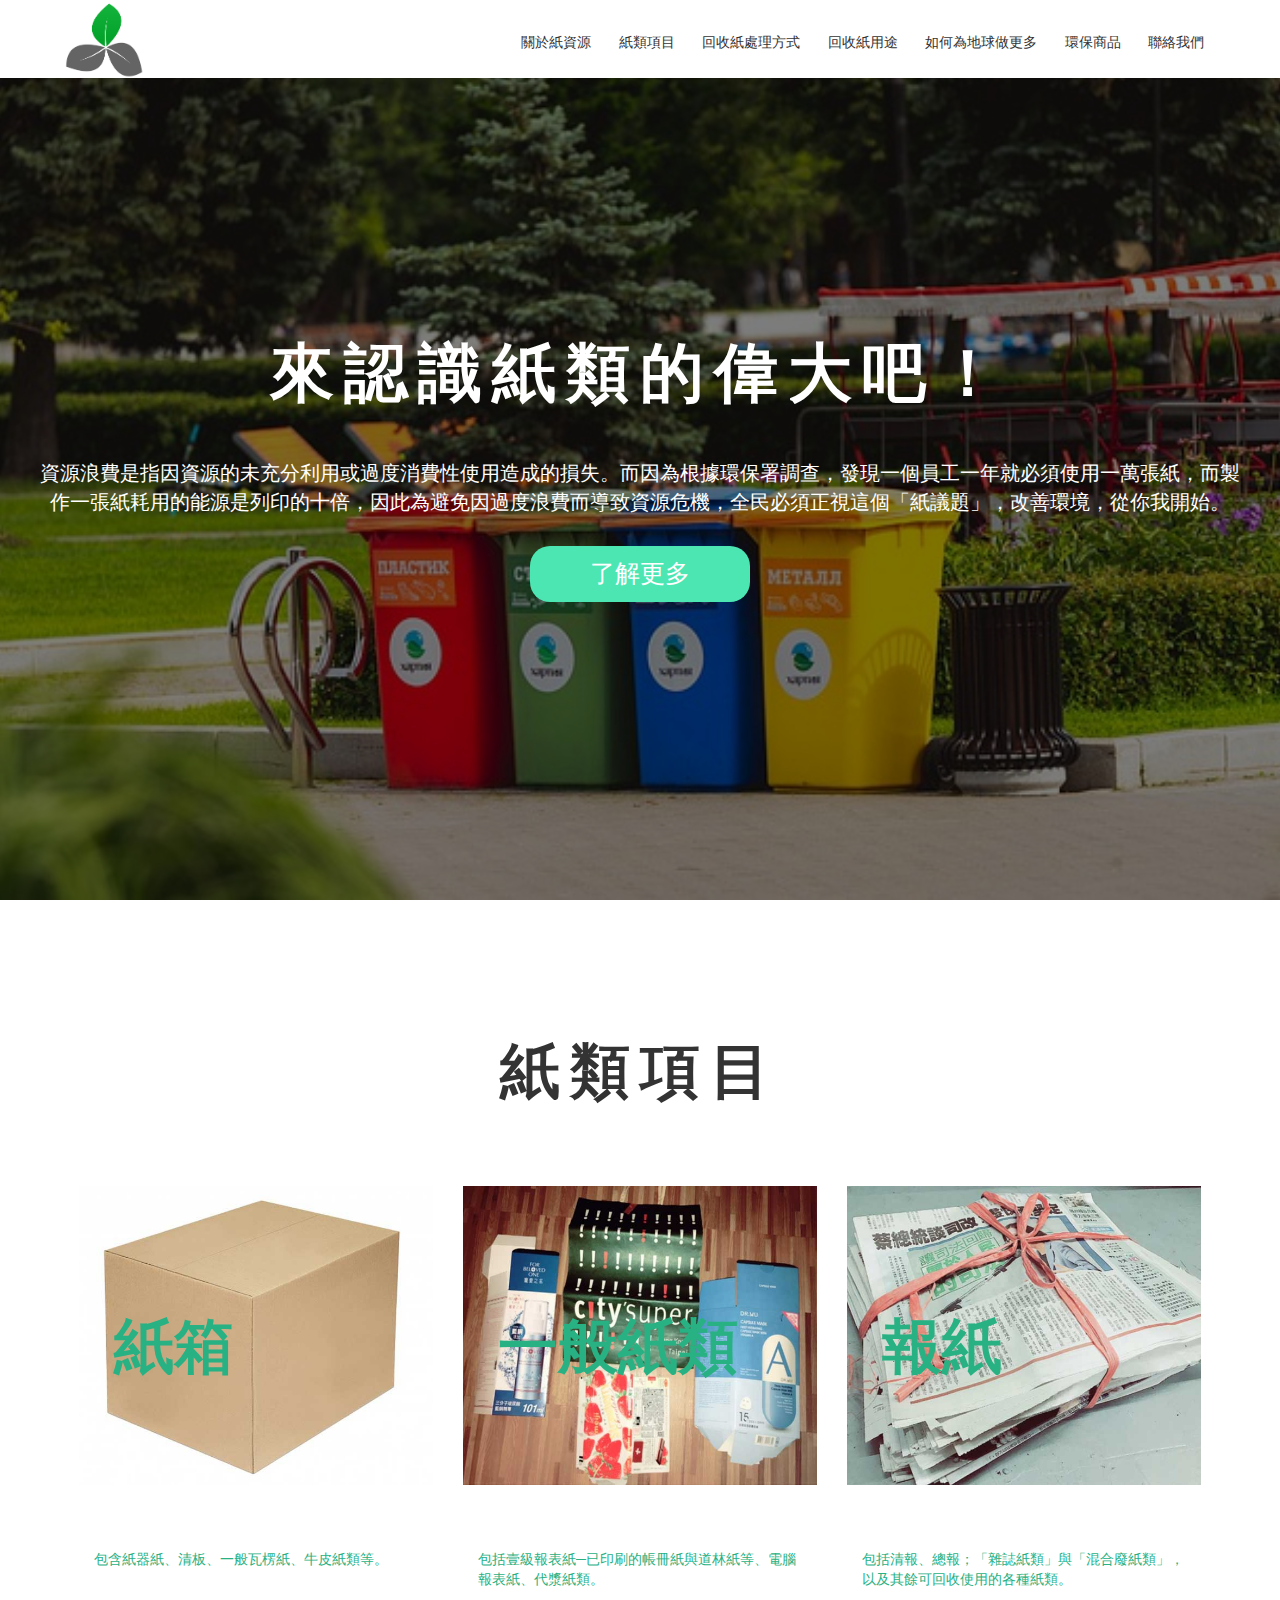
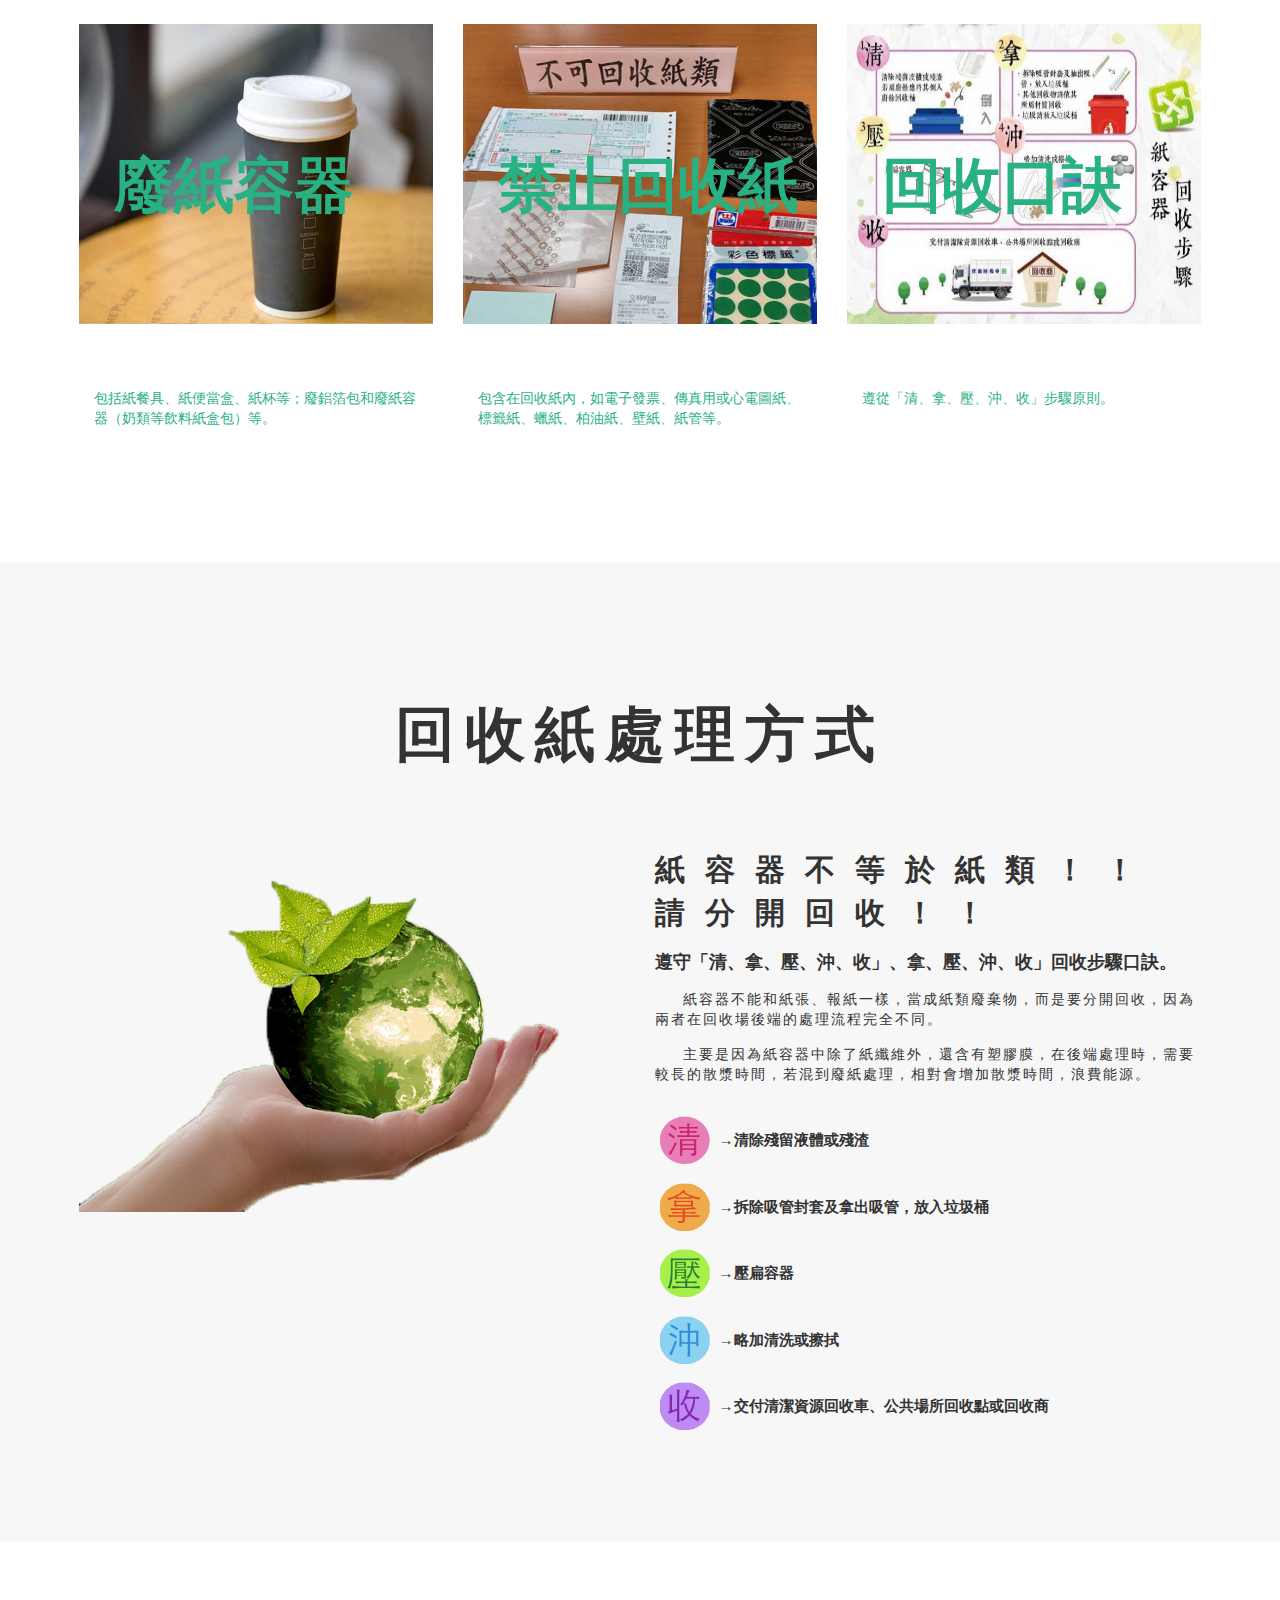
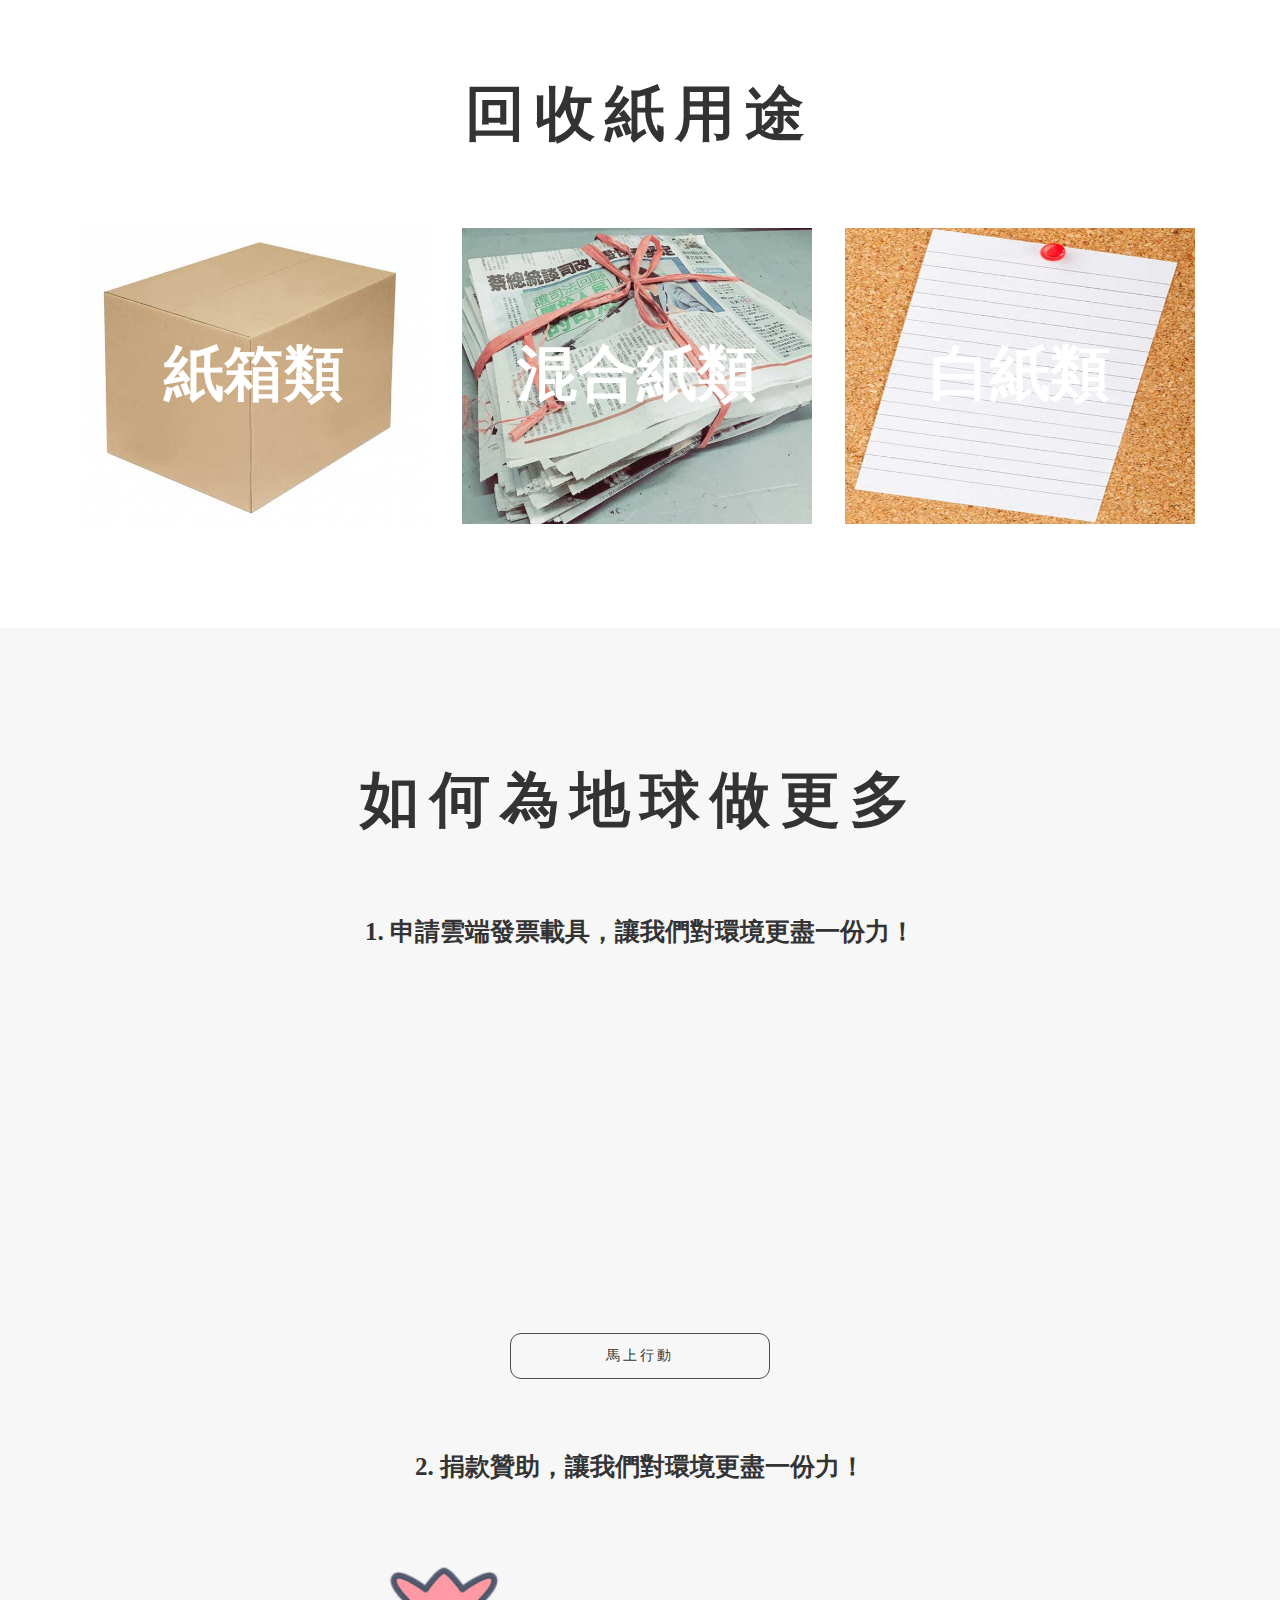
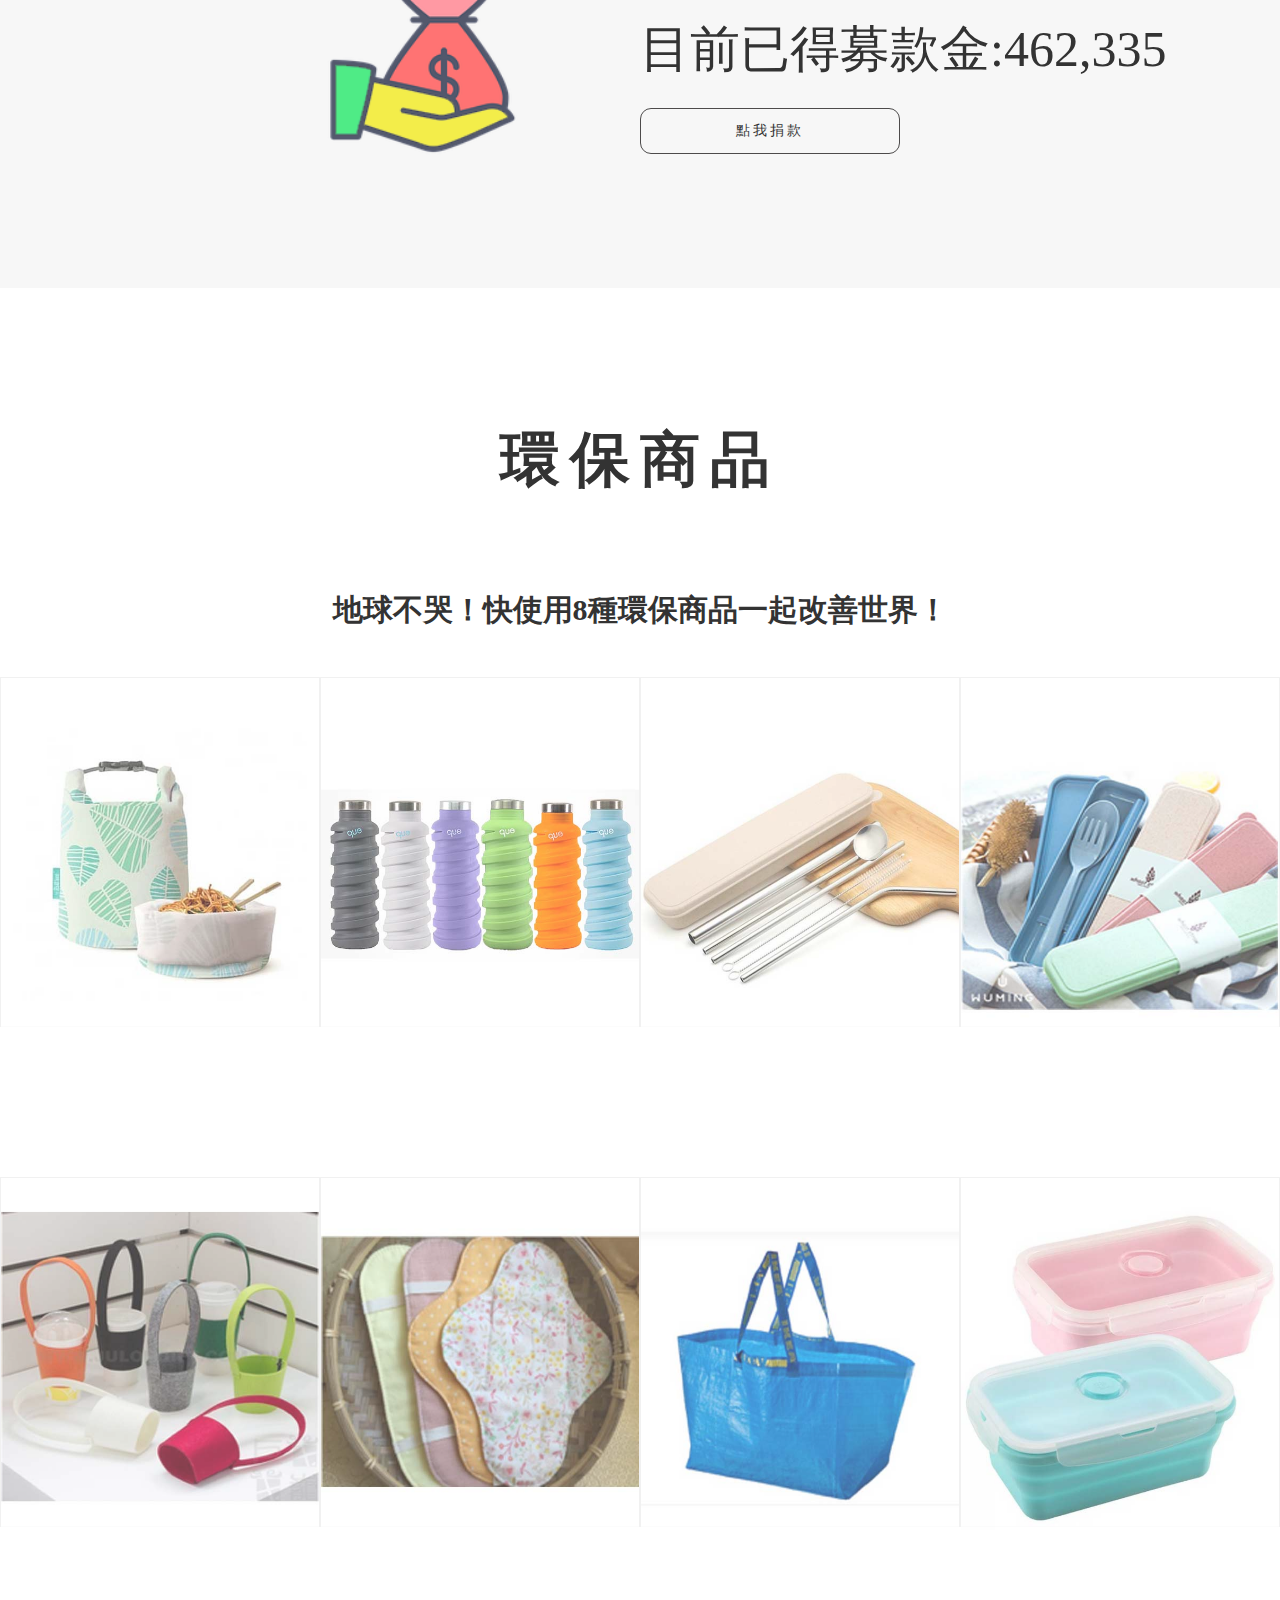
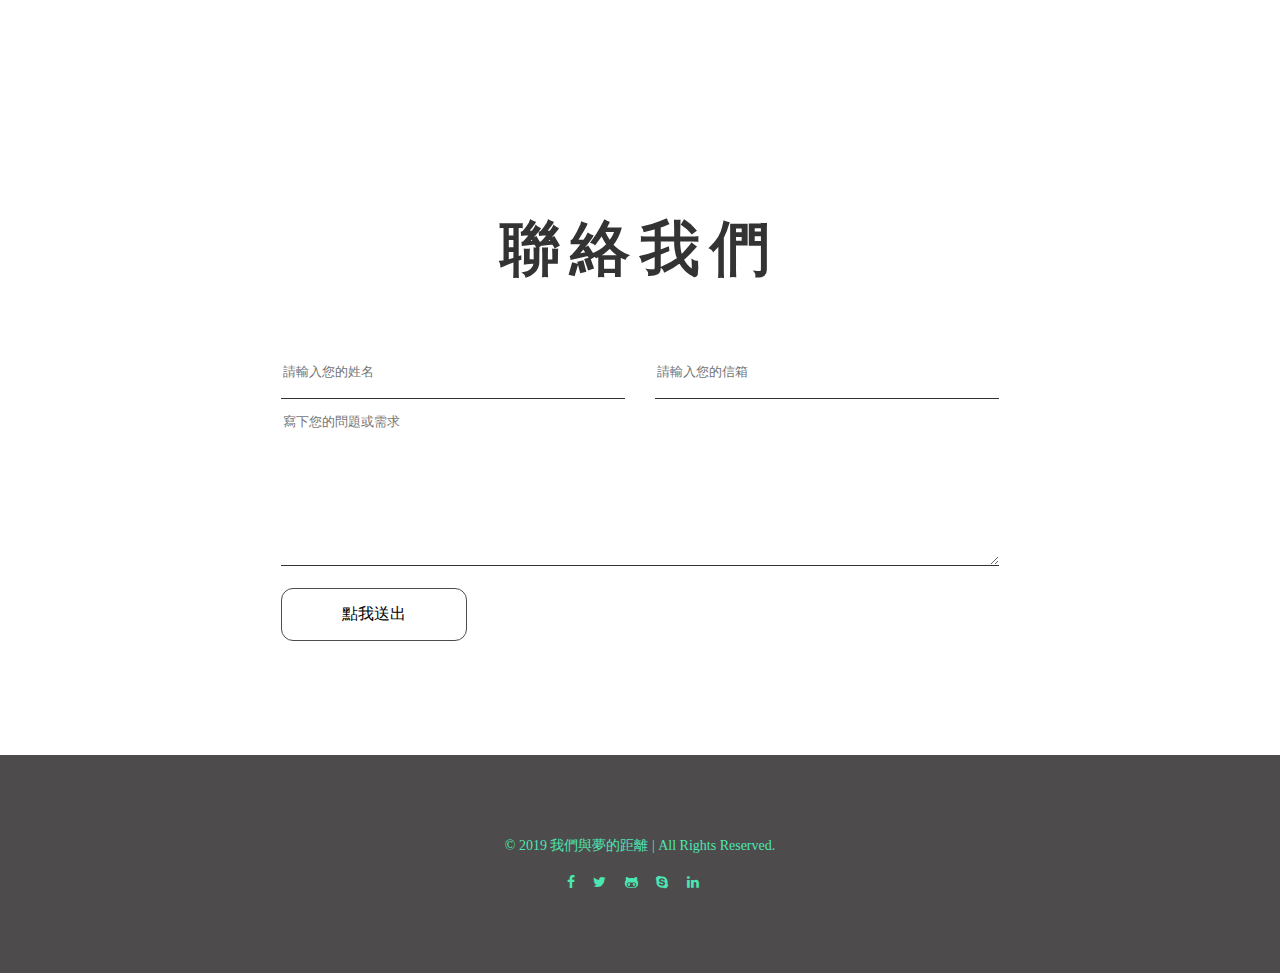
<file: index.html>
<!DOCTYPE html>
<html lang="en">

<head>
  <meta charset="UTF-8">
  <meta name="viewport" content="width=device-width, initial-scale=1.0">
  <meta http-equiv="X-UA-Compatible" content="ie=edge">
  <link rel="stylesheet" href="css/font-awesome.min.css">
  <link rel="stylesheet" href="css/style.css">
  <script src='js/3.4.1-jquery.js'></script>
  <script src="js/number.js"></script>
  <title>不紙有你，搶救地球！</title>
</head>

<body>
  <header id="header">
    <div class="container">
      <div id="logo">
        <a href="">
          <img src="images/logo.png" alt="logo">
        </a>
      </div>
      <label for="menu" id="plus">✚</label>
      <input type="checkbox" id="menu">
      <div class="nav">
        <ul>
          <li><a href="#paper-resourcing">關於紙資源</a></li>
          <li><a href="#paper-projects">紙類項目</a></li>
          <li><a href="#process">回收紙處理方式</a></li>
          <li><a href="#paper-usings">回收紙用途</a></li>
          <li><a href="#to-do-more">如何為地球做更多</a></li>
          <li><a href="#recycle-products">環保商品</a></li>
          <li><a href="#contact-us">聯絡我們</a></li>
        </ul>
      </div>
    </div>
  </header>
  <!---------------- 關於紙資源 --------------------------->
  <section class="bigpic" id="paper-resourcing">
    <div class="overlay"></div>
    <div class="container_table">
      <div class="container_table_cell">
        <h2>來認識紙類的偉大吧！</h2>
        <p>
          資源浪費是指因資源的未充分利用或過度消費性使用造成的損失。而因為根據環保署調查，發現一個員工一年就必須使用一萬張紙，而製作一張紙耗用的能源是列印的十倍，因此為避免因過度浪費而導致資源危機，全民必須正視這個「紙議題」，改善環境，從你我開始。
        </p>
        <a href="">了解更多</a>
      </div>
    </div>
  </section>
  <!---------------- 紙類項目 --------------------------->
  <section class="six-work" id="paper-projects">
    <div class="container">
      <h2>紙類項目</h2>
      <div class="sixwork-items clearfix">
        <div class="col-work">
          <a href="images/paperbox.jpg">
            <img src="images/paperbox.jpg" alt="paperbox">
            <h3>紙箱</h3>
            <p>
              包含紙器紙、清板、一般瓦楞紙、牛皮紙類等。
            </p>
          </a>
        </div>

        <div class="col-work">
          <a href="images/normal-paper.jpg">
            <img src="images/normal-paper.jpg" alt="normal-paper">
            <h3>一般紙類</h3>
            <p>
              包括壹級報表紙─已印刷的帳冊紙與道林紙等、電腦報表紙、代漿紙類。
            </p>
          </a>
          </a>
        </div>

        <div class="col-work">
          <a href="images/newspaper.jpg">
            <img src="images/newspaper.jpg" alt="newspaper">
            <h3>報紙</h3>
            <p>
              包括清報、總報；「雜誌紙類」與「混合廢紙類」，以及其餘可回收使用的各種紙類。
            </p>
          </a>
          </a>
        </div>

        <div class="col-work">
          <a href="images/papercup.jpg">
            <img src="images/papercup.jpg" alt="papercup">
            <h3>廢紙容器</h3>
            <p>
              包括紙餐具、紙便當盒、紙杯等；廢鋁箔包和廢紙容器（奶類等飲料紙盒包）等。
            </p>
          </a>
          </a>
        </div>

        <div class="col-work">
          <a href="images/no-recycle-paper.jpg">
            <img src="images/no-recycle-paper.jpg" alt="no-recycle-paper">
            <h3>禁止回收紙</h3>
            <p>
              包含在回收紙內，如電子發票、傳真用或心電圖紙、標籤紙、蠟紙、柏油紙、壁紙、紙管等。
            </p>
          </a>
          </a>
        </div>

        <div class="col-work">
          <a href="images/recycle-tip.jpg">
            <img src="images/recycle-tip.jpg" alt="recycle-tip">
            <h3>回收口訣</h3>
            <p>
              遵從「清、拿、壓、沖、收」步驟原則。
            </p>
          </a>
          </a>
        </div>
      </div>
  </section>
  <!---------------- 回收紙處理方式 --------------------------->
  <section class="paper-process clearfix" id="process">
    <div class="container">
      <h2>回收紙處理方式</h2>
      <div class="summary">
        <div class="col-left">
          <div class="globe-pic">
            <img src="images/globe.png" alt="globe">
          </div>
        </div>
        <div class="col-right">
          <div class="process-intro">
            <h3>紙容器不等於紙類！！請分開回收！！</h3>
            <h4>遵守「清、拿、壓、沖、收」、拿、壓、沖、收」回收步驟口訣。</h4>
            <p>
              紙容器不能和紙張、報紙一樣，當成紙類廢棄物，而是要分開回收，因為兩者在回收場後端的處理流程完全不同。
            </p>
            <p>
              主要是因為紙容器中除了紙纖維外，還含有塑膠膜，在後端處理時，需要較長的散漿時間，若混到廢紙處理，相對會增加散漿時間，浪費能源。
            </p>
          </div>
          <div class="tip">
            <ul>
              <li>
                <img src="images/clean.png" alt="clean">
                <h5>→清除殘留液體或殘渣</h5>
              </li>
              <li>
                <img src="images/take.png" alt="take">
                <h5>→拆除吸管封套及拿出吸管，放入垃圾桶</h5>
              </li>
              <li>
                <img src="images/press.png" alt="press">
                <h5>→壓扁容器</h5>
              </li>
              <li>
                <img src="images/shower.png" alt="shower">
                <h5>→略加清洗或擦拭</h5>
              </li>
              <li>
                <img src="images/takeback.png" alt="take-back">
                <h5>→交付清潔資源回收車、公共場所回收點或回收商</h5>
              </li>
            </ul>
          </div>
        </div>
      </div>
    </div>
  </section>
  <!---------------- 回收紙用途 --------------------------->
  <section class="usings" id="paper-usings">
    <div class="container">
      <h2>回收紙用途</h2>
      <div class="using-items clearfix">
        <div class="outer-box">
          <div class="slider-box">
            <div class="inner-box left-box">
              <img src="images/paperbox.jpg" alt="paperbox">
              <h3>紙箱類</h3>
            </div>
            <div class="inner-box right-box">
              <a href="#">
                <img src="images/industry-paper.jpg" alt="industry-paper">
                <h3>製成工業用紙</h3>
              </a>
            </div>
          </div>
        </div>
        <div class="outer-box">
          <div class="slider-box">
            <div class="inner-box left-box">
              <img src="images/newspaper.jpg" alt="newspaper">
              <h3>混合紙類</h3>
            </div>
            <div class="inner-box right-box">
              <img src="images/paperban.jpg" alt="paperban">
              <a href="#">
                <h3>製成文化用紙、紙板</h3>
              </a>
            </div>
          </div>
        </div>
        <div class="outer-box">
          <div class="slider-box">
            <div class="inner-box left-box">
              <img src="images/white-paper.jpg" alt="white-paper">
              <h3>白紙類</h3>
            </div>
            <div class="inner-box right-box">
              <img src="images/tissue.jpg" alt="tissue">
              <a href="#">
                <h3>製成文化用紙、廁衛用紙</h3>
              </a>
            </div>
          </div>
        </div>
      </div>
  </section>
  <!---------------- 如何為地球做更多 --------------------------->
  <section class="do-more" id="to-do-more">
    <div class="container">
      <h2>如何為地球做更多</h2>
      <div class="more-inner">
        <h3>1. 申請雲端發票載具，讓我們對環境更盡一份力！</h3>
        <iframe width="560" height="315" src="https://www.youtube.com/embed/U-vmhnp7-GA" frameborder="0" allow="accelerometer; autoplay; encrypted-media; gyroscope; picture-in-picture" allowfullscreen></iframe>
        <a href="https://www.einvoice.nat.gov.tw/APCONSUMER/BTC501W/">馬上行動</a>
      </div>
      <!--客戶數下列三行刪掉就不會有動畫僅有數字跳動 -->
      <div class="number clearfix">
        <h3>2. 捐款贊助，讓我們對環境更盡一份力！</h3>
        <div class="col-left-number">
          <img src="images/money.png" alt="money">
        </div>
        <div class="col-right-number">
          <p>目前已得募款金:<span id="pageLoad">0</span></p>
          <a href="#">點我捐款</a>
        </div>
      </div>
  </section>

  <!---------------- 環保商品 --------------------------->
  <section class="products" id="recycle-products">
    <h2>環保商品</h2>
    <h4>地球不哭！快使用8種環保商品一起改善世界！</h4>
    <div class="product-items clearfix">
      <div class="product-flip-card">
        <div class="flip-card-inner">
          <div class="flip-card-front">
            <a><img src="images/foodbag.jpg" alt="foodbag"></a>
          </div>
          <div class="flip-card-back">
            <img src="images/foodbag.jpg" alt="foodbag">
            <a href="#" class="product-content">
              <h6>環保食物袋</h6><br>
              <p>
                可以直接接觸食物，不管是自己帶便當，還是請店家裝食，都可以有效減少一次性塑膠用品的使用。
              </p>
            </a>
            <a href="#" class="product-botton">點我購買</a>
          </div>
        </div>
      </div>
      <div class="product-flip-card">
        <div class="flip-card-inner">
          <div class="flip-card-front">
            <a><img src="images/bottle.jpg" alt="bottle"></a>
          </div>
          <div class="flip-card-back">
            <img src="images/bottle.jpg" alt="bottle">
            <a href="#" class="product-content">
              <h6>環保伸縮水瓶</h6><br>
              <p>
                只要輕輕一壓，體積立刻縮小一半，為包包節省了不少空間。就算不小心摔在地上，也不容易破掉或漏水。
              </p>
            </a>
            <a href="#" class="product-botton">點我購買</a>
          </div>
        </div>
      </div>
      <div class="product-flip-card">
        <div class="flip-card-inner">
          <div class="flip-card-front">
            <a><img src="images/strew.jpg" alt="strew"></a>
          </div>
          <div class="flip-card-back">
            <img src="images/strew.jpg" alt="strew">
            <a href="#" class="product-content">
              <h6>環保吸管</h6><br>
              <p>
                生活中的塑膠吸管，成為海洋生物的生存威脅，為了減少吸管數量，讓我們一起使用環保吸管吧！
              </p>
            </a>
            <a href="#" class="product-botton">點我購買</a>
          </div>
        </div>
      </div>
      <div class="product-flip-card">
        <div class="flip-card-inner">
          <div class="flip-card-front">
            <a><img src="images/dinning-tools.jpg" alt="dinning-tools"></a>
          </div>
          <div class="flip-card-back">
            <img src="images/dinning-tools.jpg" alt="dinning-tools">
            <a href="#" class="product-content">
              <h6>環保餐具</h6><br>
              <p>
                環保小麥材質，保衛地球、更具健康！熱壓塑型、天然原色，餐具一應俱全，小盒裝方便攜帶，外出用餐更安心！
              </p>
            </a>
            <a href="#" class="product-botton">點我購買</a>
          </div>
        </div>
      </div>
      <div class="product-flip-card">
        <div class="flip-card-inner">
          <div class="flip-card-front">
            <a><img src="images/cupbag.jpg" alt="cupbag"></a>
          </div>
          <div class="flip-card-back">
            <img src="images/cupbag.jpg" alt="cupbag">
            <a href="#" class="product-content">
              <h6>環保杯套</h6><br>
              <p>
                有了飲料提袋後，買飲料再也不用擔心飲料打翻的問題！
              </p>
            </a>
            <a href="#" class="product-botton">點我購買</a>
          </div>
        </div>
      </div>
      <div class="product-flip-card">
        <div class="flip-card-inner">
          <div class="flip-card-front">
            <a><img src="images/mc-items.jpg" alt="mc-items"></a>
          </div>
          <div class="flip-card-back">
            <img src="images/mc-items.jpg" alt="mc-items">
            <a href="#" class="product-content">
              <h6>布衛生棉</h6><br>
              <p>
                布棉棉是非常神奇的東西，不只是協助女人減少環境垃圾，更帶給女人們對身體更進一步的認識和信任。
              </p>
            </a>
            <a href="#" class="product-botton">點我購買</a>
          </div>
        </div>
      </div>
      <div class="product-flip-card">
        <div class="flip-card-inner">
          <div class="flip-card-front">
            <a><img src="images/bag.jpg" alt="bag"></a>
          </div>
          <div class="flip-card-back">
            <img src="images/bag.jpg" alt="bag">
            <a href="#" class="product-content">
              <h6>環保購物袋</h6><br>
              <p>
                現在在超商或超市塑膠袋要付錢加購，因此自備環保購物袋儼然成為「全民習慣」！快來挑選既耐用又可以重複使用的環保袋吧！
              </p>
            </a>
            <a href="#" class="product-botton">點我購買</a>
          </div>
        </div>
      </div>
      <div class="product-flip-card">
        <div class="flip-card-inner">
          <div class="flip-card-front">
            <a><img src="images/bowl.jpg" alt="bowl"></a>
          </div>
          <div class="flip-card-back">
            <img src="images/bowl.jpg" alt="bowl">
            <a href="#" class="product-content">
              <h6>環保餐盒</h6><br>
              <p>
                除了環保餐具之外，「環保餐盒」也成為必備的東西了！此款餐盒兼具外形設計、實用度、收納方便度等功能，絕對是入門首選！
              </p>
            </a>
            <a href="#" class="product-botton">點我購買</a>
          </div>
        </div>
      </div>
    </div>
  </section>
  <!---------------- 聯絡我們 --------------------------->
  <section class="contact" id="contact-us">
    <div class="container">
      <h2>聯絡我們</h2>
      <div class="contact-form">
        <form action="">
          <div class="form-input">
            <input type="text" name="name" class="form-style" placeholder="請輸入您的姓名" required>
          </div>
          <div class="form-input">
            <input type="email" name="email" class="form-style" placeholder="請輸入您的信箱" required>
          </div>
          <div class="form-input">
            <textarea name="textarea" id="message" cols="30" rows="10" placeholder="寫下您的問題或需求" required></textarea>
          </div>
          <div class="form-submit">
            <input type="submit" name="submit" value="點我送出">
          </div>
        </form>
      </div>
    </div>
  </section>
  <!---------------- footer --------------------------->
  <footer id="footer">
    <div class="container">
      <div class="footer-content">
        <p>&copy; 2019 我們與夢的距離 | All Rights Reserved.</p>
        <div class="footer-social-icon">
          <ul>
            <li>
              <a href=""><i class="fa fa-facebook" aria-hidden="true"></i></a>
              <a href=""><i class="fa fa-twitter" aria-hidden="true"></i></a>
              <a href=""><i class="fa fa-github-alt" aria-hidden="true"></i></a>
              <a href=""><i class="fa fa-skype" aria-hidden="true"></i></a>
              <a href=""><i class="fa fa-linkedin" aria-hidden="true"></i></a>
            </li>
          </ul>
        </div>
      </div>
    </div>
  </footer>
</body>

</html>
</file>
<file: css/style.css>
html, body {
  width: 100%;
  height: 100%;
}

body {
  padding: 0px;
  margin: 0px;
  font-size: 14px;
  line-height: 1.42857143;
  color: #333;
  background-color: #fff;
}

* {
  box-sizing: border-box;
}

h1, h2, h3, h4, h5, h6, p {
  margin: 0px;
  padding: 0px;
}

ul, ol {
  list-style: none;
  margin: 0px;
  padding: 0px;
}

a, a:hover, a:focus {
  margin: 0px;
  padding: 0px;
  text-decoration: none;
}

img {
  width: 100%;
  height: auto;
  display: block;
}
.clearfix::after{
  content: '';
  display: table;
  clear: both;
}
.container {
  width: 90%;
  max-width: 1220px;
  margin: 0 auto;
  position: relative;
}
section{
  padding: 100px 0;
}
h2{
  padding-top: 30px;
  margin-bottom: 70px;
  text-align: center;
  font-size: 60px;
  letter-spacing: 10px;
}
/* ----------01.header------------------*/
header {
  position: fixed;
  width: 100%;
  left: 0;
  right: 0;
  background-color: #ffffff;
  z-index: 100;
}
#menu, #plus {
  display: none;
}
#plus {
  font-size: 30px;
  position: absolute;
  top: 10px;
  right: 20px;
}
#logo{
  float: left;
}
#logo a img{
  width: 80px;
}
.nav {
  float: right;
}

.nav li {
  display: inline-block;
}

.nav li a {
  color: #333;;
  display: block;
  padding: 20px 12px;
  line-height: 25px;
  margin-top: 10px;
}
.nav li a:hover{
  color: rgb(76, 230, 179);
  position: relative;
  top: -5px;
  box-shadow: 0 5px 10px #333;
  border-radius: 20px;
  background-color: rgb(77, 75, 75);
  -webkit-transition: .2s linear;
  -moz-transition: .2s linear;
  -ms-transition: .2s linear;
  -o-transition: .2s linear;
  transition: .2s linear;
}
/* ----------02.關於紙資源------------------*/
.bigpic{
  background-image: url(../images/bigpic.jpg);
  background-size: cover;
  background-position: center;
  background-repeat: no-repeat;
  width: 100%;
  height: 100%;
  position: relative;
}
.container_table {
  display: table;
  width: 100%;
  height: 100%;
  position: relative;
}
.container_table_cell {
  display: table-cell;
  text-align: center;
  vertical-align: middle;
}
.container_table_cell h2 {
  color: #fff;
  font-size: 64px;
  margin-bottom: 30px;
}
.container_table_cell p{
  color: #fff;
  font-size: 20px;
  display: block;
  padding: 10px 35px;
}
.container_table_cell a{
  display: inline-block;
  color: #fff;
  background-color: rgb(76, 230, 179);
  
  padding: 10px 60px;
  font-size: 25px;
  border-radius: 20px;
  margin-top: 20px; 
}
.container_table_cell a:hover{
  position: relative;
  top: -5px;
  box-shadow: 0 5px 10px #333;
  border-radius: 20px;
  color: rgb(76, 230, 179);
  background-color: #333;
  -webkit-transition: .2s linear;
  -moz-transition: .2s linear;
  -ms-transition: .2s linear;
  -o-transition: .2s linear;
  transition: .2s linear;
}
.overlay{
  background: rgba(0, 0, 0, 0.5);
  position: absolute;
  left: 0;
  top: 0;
  width: 100%;
  height: 100%;
}
/* ----------03.紙類項目------------------*/
.col-work {
  float: left;
  width: 33.3333333333%;
  padding: 0 15px;
}
.col-work a {
  display: block;
  margin-bottom: 14px;
  position: relative;
  top: 0;
  left: 0;
  -webkit-transition: .2s linear;
  -moz-transition: .2s linear;
  -ms-transition: .2s linear;
  -o-transition: .2s linear;
  transition: .2s linear;
}
.col-work a:hover{
  box-shadow: 0 16px 22px 0 rgba(90, 91, 95, 0.3);
  top: -5px;
}
.col-work a h3{
  display: inline-block;
  font-size: 60px;
  color: rgb(40, 177, 131);
  position: relative;
  top: -180px;
  left: 35px;;
}
.col-work a p{
  display: inline-block;
  padding: 0 15px;
  color: rgb(40, 177, 131);
  position: relative;
  top: -20px;
}
/* ----------04.回收紙處理方式------------------*/
.paper-process{
  background-color: #f7f7f7;
}
.col-left, .col-right {
  float: left;
  width: 50%;
  padding: 0 15px;
}
.process-intro h3{
  font-size: 30px;
  letter-spacing: 20px;
  margin-bottom: 6px;
}
.process-intro h4{
  font-size: 18px;
  margin: 15px 0;
}
.process-intro p{
  text-indent: 2em;
  display: block;
  margin-bottom: 15px;
  margin-top: 15px;
  letter-spacing: 2px;
}
.tip{
  margin-top: 25px;;
}
.tip img{
  width: 60px;
  display: inline-block;
}
.tip h5{
  display: inline-block;
  font-size: 15px;
  position: relative;
  top: -25px;
}
/* ----------05.回收紙用途------------------*/
.outer-box {
    float: left;
    width: 350px;;
    height: 300px;
    margin-left: 15px;
    margin-right: 18px;;
    position: relative;
    overflow: hidden;
  }
  .slider-box {
    position: absolute;
    left: 0;
    top: 0;
    width: 700px;
    height: 300px;
    transition: left .5s;
  }
  .outer-box:hover .slider-box {
    left: -350px;
  }
  .inner-box {
    float: left;
    width: 350px;
    height: 300px;
    line-height: 300px;
    text-align: center;
    color: #FFF;
  }
  .left-box h3{
    font-size: 60px;
    color: white;
    position: relative;
    top: -300px;
  }
  .right-box h3{
    font-size: 30px;
    color: rgb(27, 122, 91);
    position: relative;
    top: -300px;
  }
/* ----------06.如何為地球做更多------------------*/
.do-more{
  background-color:  #f7f7f7;
}
.more-inner{
color: #333;
text-align: center;
}
.more-inner h3{
  font-size: 25px;
  margin-bottom: 40px;;
}
.more-inner a {
  color: #333;
  border: 1px solid rgb(77, 75, 75);
  border-radius: 11px;
  padding: 12px 49px;
  display: block;
  width: 260px;
  margin-top: 22px;
  margin-left: auto;
  margin-right: auto;
  letter-spacing: 3px;

}
.more-inner a:hover{
  background-color: rgb(77, 75, 75);
  color: rgb(76, 230, 179);
  transition: all .4s linear;
}
.number h3{
  font-size: 25px;
  text-align: center;
  margin-bottom: 40px;;
  margin-top: 70px;;
}
.col-left-number, .col-right-number{
  float: left;
  width: 50%;;
}
.col-left-number img{
  width: 250px;
  margin-top: 40px;;
  margin-left: 250px;;
}
.col-right-number p{
font-size: 50px;
padding-top: 90px;
}
.col-right-number a {
  color: #333;
  border: 1px solid rgb(77, 75, 75);
  border-radius: 11px;
  text-align: center;
  padding: 12px 49px;
  display: block;
  width: 260px;
  margin-top: 22px;
  letter-spacing: 3px;

}
.col-right-number a:hover{
  background-color: rgb(77, 75, 75);
  color: rgb(76, 230, 179);
  transition: all .4s linear;
}

/* ----------07.環保商品------------------*/
.products{
  padding-bottom: 0px;
}
.product-flip-card {
  background-color: transparent;
  float: left;
  width: 25%;
  height: 350px;
  margin-bottom: 150px;
  border: 1px solid #f1f1f1;
  perspective: 1000px; /* Remove this if you don't want the 3D effect */
}

/* This container is needed to position the front and back side */
.flip-card-inner {
  position: relative;
  width: 100%;
  height: 100%;
  /* margin-bottom: 150px; */
  /* text-align: center; */
  transition: transform 0.8s;
  transform-style: preserve-3d;
}

/* Do an horizontal flip when you move the mouse over the flip box container */
.product-flip-card:hover .flip-card-inner {
  transform: rotateY(180deg);
}

/* Position the front and back side */
.flip-card-front, .flip-card-back {
  position: absolute;
  width: 100%;
  /* margin-bottom: 150px; */
  height: 100%;
  backface-visibility: hidden;
}

/* Style the front side (fallback if image is missing) */
.flip-card-front {
  opacity: 0.75;
}

/* Style the back side */
.flip-card-back {
  transform: rotateY(180deg);
}
.product-content{
  display: inline-block;
}
.product-content h6{
position: relative;
top: -335px;
text-align: center;
font-size: 30px;
color: #388cda;
}
.product-content p{
position: relative;
top: -335px;
text-align: center;
padding: 20px;
font-size: 15px;
font-weight: bold;
color: #023361;
}
.product-botton{
  position: relative;
  top: -290px;
  left: 33.33333333%;
  background-color: #3850da;
  color: #fff;
  font-size: 25px;
  padding: 10px;
  border-radius: 15px;
}

.products h4{
  font-size: 30px;
  text-align: center;
  padding-top: 15px;
  padding-bottom: 15px;
  margin-bottom: 30px;
}
/* ----------08.聯絡我們------------------*/
.contact-form{
width: 65%;
margin: 0 auto;
text-align: center;
}
.contact-form .form-input:first-child,
.contact-form .form-input:nth-child(2){
float: left;
width: 50%;
padding: 0 15px;
}
.contact-form .form-input:nth-child(3){
width: 100%;
padding: 0 15px;
}
.contact-form input.form-style{
  width: 100%;
  border: none;
  border-bottom: 1px solid #333;
  padding-bottom: 19px;
  margin-bottom: 12px;
  outline: none;
}
.contact-form textarea {
  width: 100%;
  border: none;
  border-bottom: 1px solid #333;
  outline: none;
}
.form-submit{
  text-align: left;
  padding: 0 15px;
}
.form-submit input {
  font-size: 16px;
  background-color: transparent;
  border: 1px solid rgb(77, 75, 75);
  border-radius: 12px;
  padding: 15px 60px;
  margin-top: 16px;
  margin-bottom: 14px;
  cursor: pointer;
  -webkit-transition: .4s linear;
  -moz-transition: .4s linear;
  -ms-transition: .4s linear;
  -o-transition: .4s linear;
  transition: .4s linear;
}

.form-submit input:hover {
  background-color: rgb(77, 75, 75);
  color: rgb(76, 230, 179);
}
/* ----------09.footer------------------*/
footer{
  padding: 80px 0;
  background-color: rgb(77, 75, 75);
  color: rgb(76, 230, 179);
  text-align: center;
}
.footer-content p{
line-height: 22px;
}
.footer-social-icon a i{
  color: rgb(76, 230, 179);
  display: inline-block;
  line-height: 20px;
  margin-top: 15px;
  margin-right: 15px;
}
/* ------rwd------ */
@media screen and (max-width: 600px) {
  h2{
    font-size: 40px;
  }
  /* plus for mobile */
  #plus {
    display: block;
  }

  #menu:checked ~ .nav {
    display: none;
  }

  /* menu for mobile */
  #logo {
    display: block;
    margin: 0 auto;
  }
  .nav {
    float: none;
  }
  .nav > ul > li {
    display: block;
    text-align: center;
    border-top: 1px solid #ddd;
  }
  /* sixwork for mobile */
  .sixwork-items,.product-items,.using-items{
    display:flex;
    flex-flow:column wrap
  }
  .col-work,.product-flip-card,.slider-box{
    width: 100%;
  }
}
</file>
